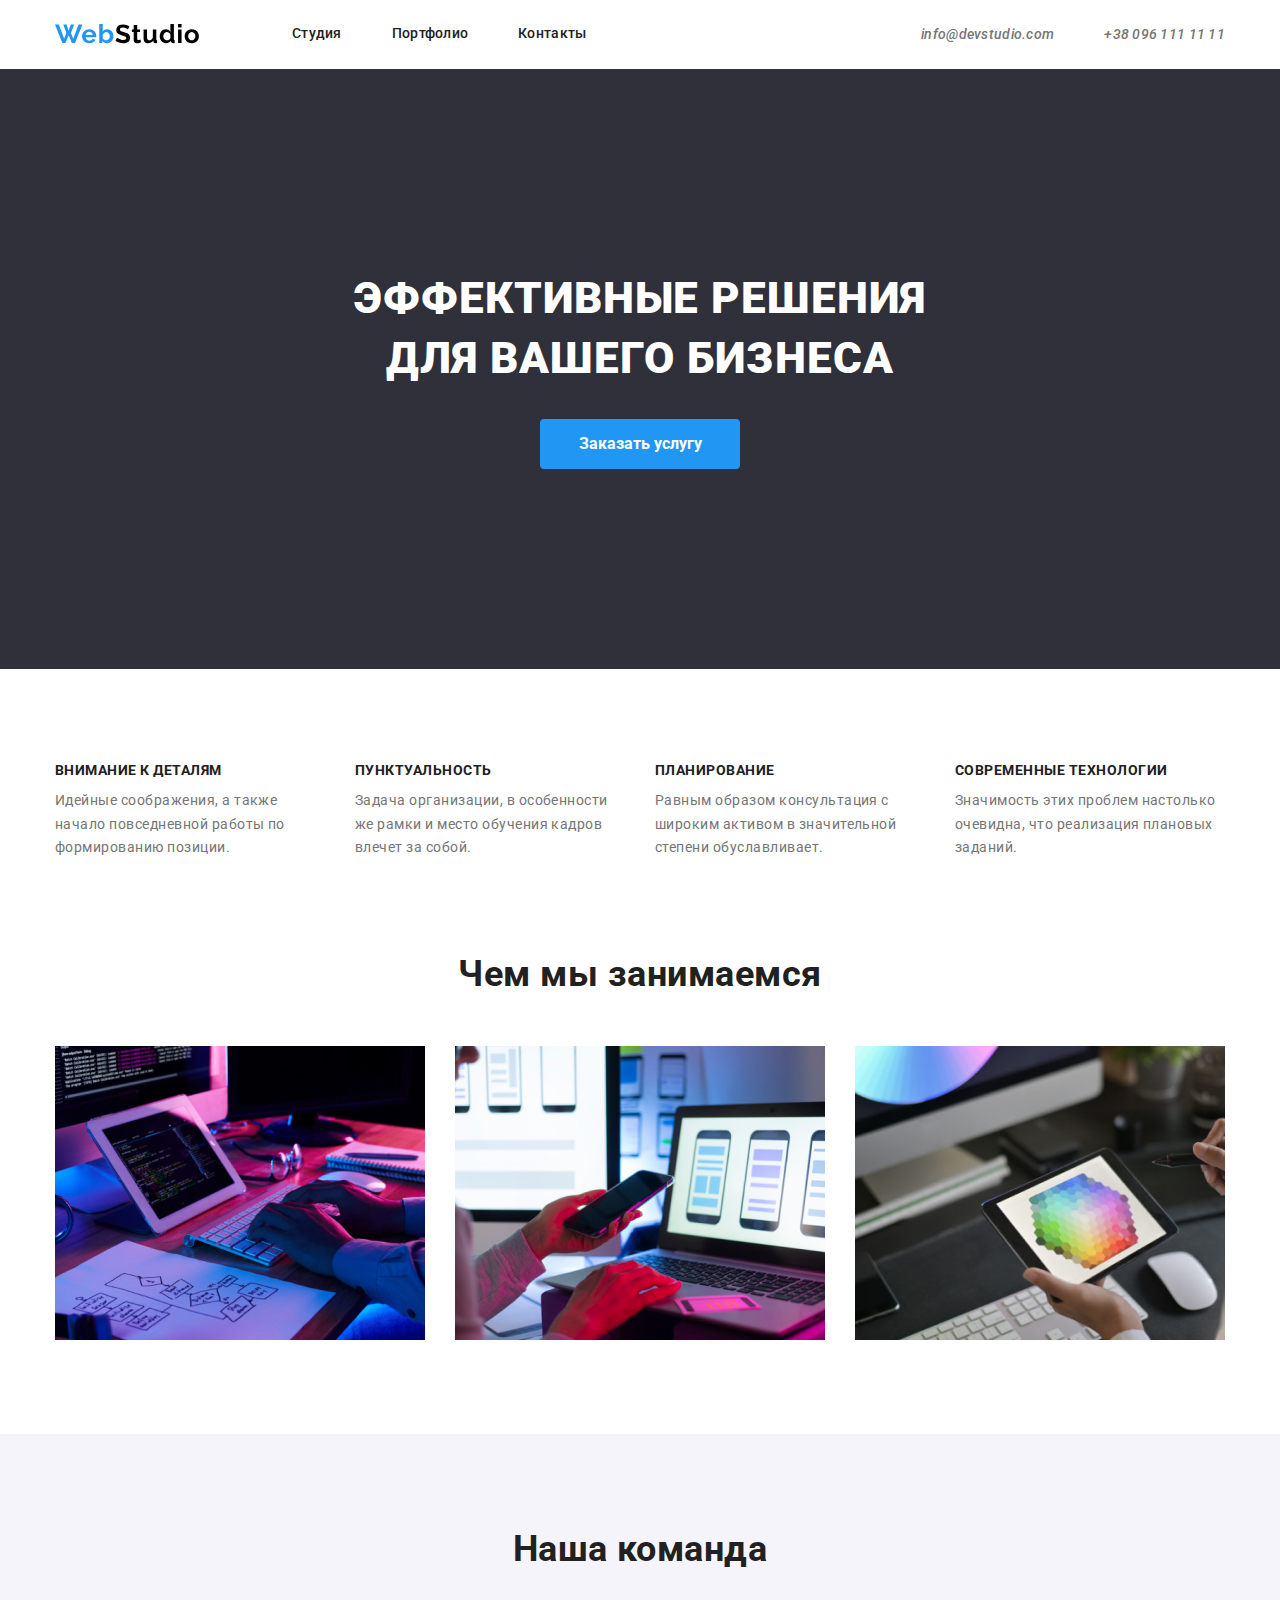
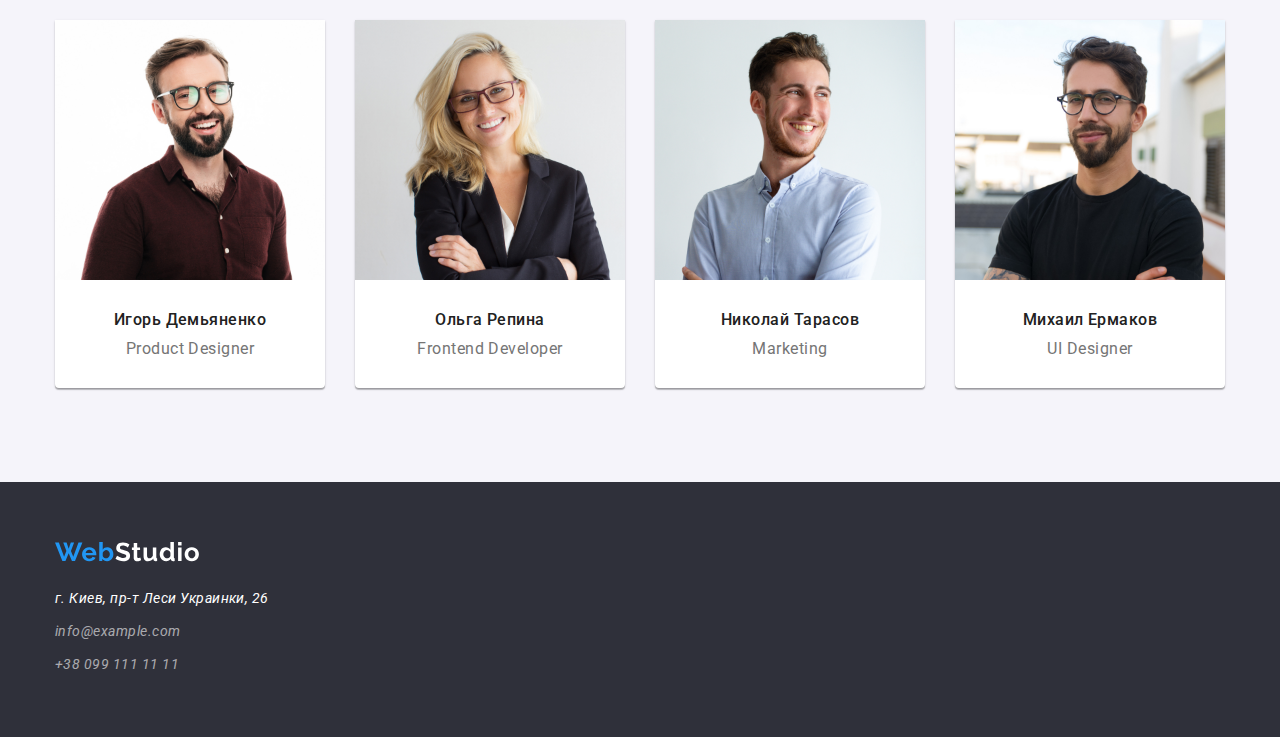
<file: index.html>
<!DOCTYPE html>
<html lang="ru">
<head>
    <meta charset="UTF-8">
    <meta name="viewport" content="width=device-width, initial-scale=1.0">
    <title>Главная</title>
    <link rel="stylesheet" href="./css/style.css">
    <link href="https://fonts.googleapis.com/css2?family=Roboto:wght@400;500;700;900&display=swap" rel="stylesheet">
    <link rel="stylesheet" href="./modern-normalize.css">
</head>
<body class="body"> 
    <header>
        <div class="container" >
                <nav> 
                <a href="" class="nav-a"><img src="./images/WebStudio.svg" alt="логотип"></a>
                 <ul class="ul">
                    <li><a href="">Студия</a></li>
                    <li><a href="./portfolio.html">Портфолио</a></li>
                    <li><a href="">Контакты</a></li> 
                </ul>
               </nav>
               <address>
               <ul class="address">
                     <li class="address-li"><a href="">info@devstudio.com</a></li>
                     <li><a href="">+38 096 111 11 11</a></li>
                 </ul>   
                </address>
            </div>
    </header>

    <main>
    <section class="hero">
    <h1>Эффективные решения<br/> для вашего бизнеса</h1>
   <button class="hero-button">Заказать услугу</button>
    </section>
    <section class="info">
        <!-- <h2></h2>-->
    <div class="container">
        <ul>
            <li>
                <h3>Внимание к деталям</h3>
                <p>Идейные соображения, а также начало повседневной работы по формированию позиции.</p>
            </li>
            <li>
                <h3>Пунктуальность</h3>
                <p>Задача организации, в особенности же рамки и место обучения кадров влечет за собой.</p>
            </li>
            <li>
                <h3>Планирование</h3>
                <p>Равным образом консультация с широким активом в значительной степени обуславливает.</p>
            </li>
            <li>
                <h3>Современные технологии</h3>
                <p>Значимость этих проблем настолько очевидна, что реализация плановых заданий.</p>
            </li>
        </ul>
    </div>

    </section>
    <section class="work">
    <div class="container">
        <h2 class="tasks" >Чем мы занимаемся</h2>
        <ul class="tasks-ul">
            <li><img src="./images/comp.png" alt="работа за компьютером"></li>
            <li><img src="./images/phone.png" alt="работа за телефоном"></li>
            <li><img src="./images/tablet.png" alt="работа за планшетом"></li>
        </ul>
    </div>

    </section>
    <section class="people">
        <div class="container">
        <h2 class="command">Наша команда</h2>
        <ul class="list">
            <li><img src="./images/img.jpg" alt="Игорь Демьяненко" width="270">
                 <h3>Игорь Демьяненко</h3>
                 <p>Product Designer</p>
                </li>
            <li><img src="./images/Ольга Репина.jpg" alt="Ольга Репина" width="270">
                <h3>Ольга Репина</h3>
                <p>Frontend Developer</p>
          </li>
             <li><img src="./images/Николай Тарасов.jpg" alt="Николай Тарасов" width="270">
                <h3>Николай Тарасов</h3>
                <p>Marketing</p>
            </li>
            <li><img src="./images/Михаил ермаков.jpg" alt="Михаил Ермаков" width="270">
                <h3>Михаил Ермаков</h3>
                <p>UI Designer</p></li>
            
        </ul>
    </div>
        
       

    </section>
    </main>
    <footer>
        <div class="container">
        <a href="" class="footer-a"><img src="./images/web.svg" alt="логотип"></a>
        <address class="address-footer">
            <ul class="address-nav">
                <li>г. Киев, пр-т Леси Украинки, 26</li>
                <li><a href="" class="address-list">info@example.com</a></li>
                <li><a href="" class="address-list">+38 099 111 11 11</a></li>
            </ul>
      </address>
</footer>
</div>
</body>
</html>
</file>
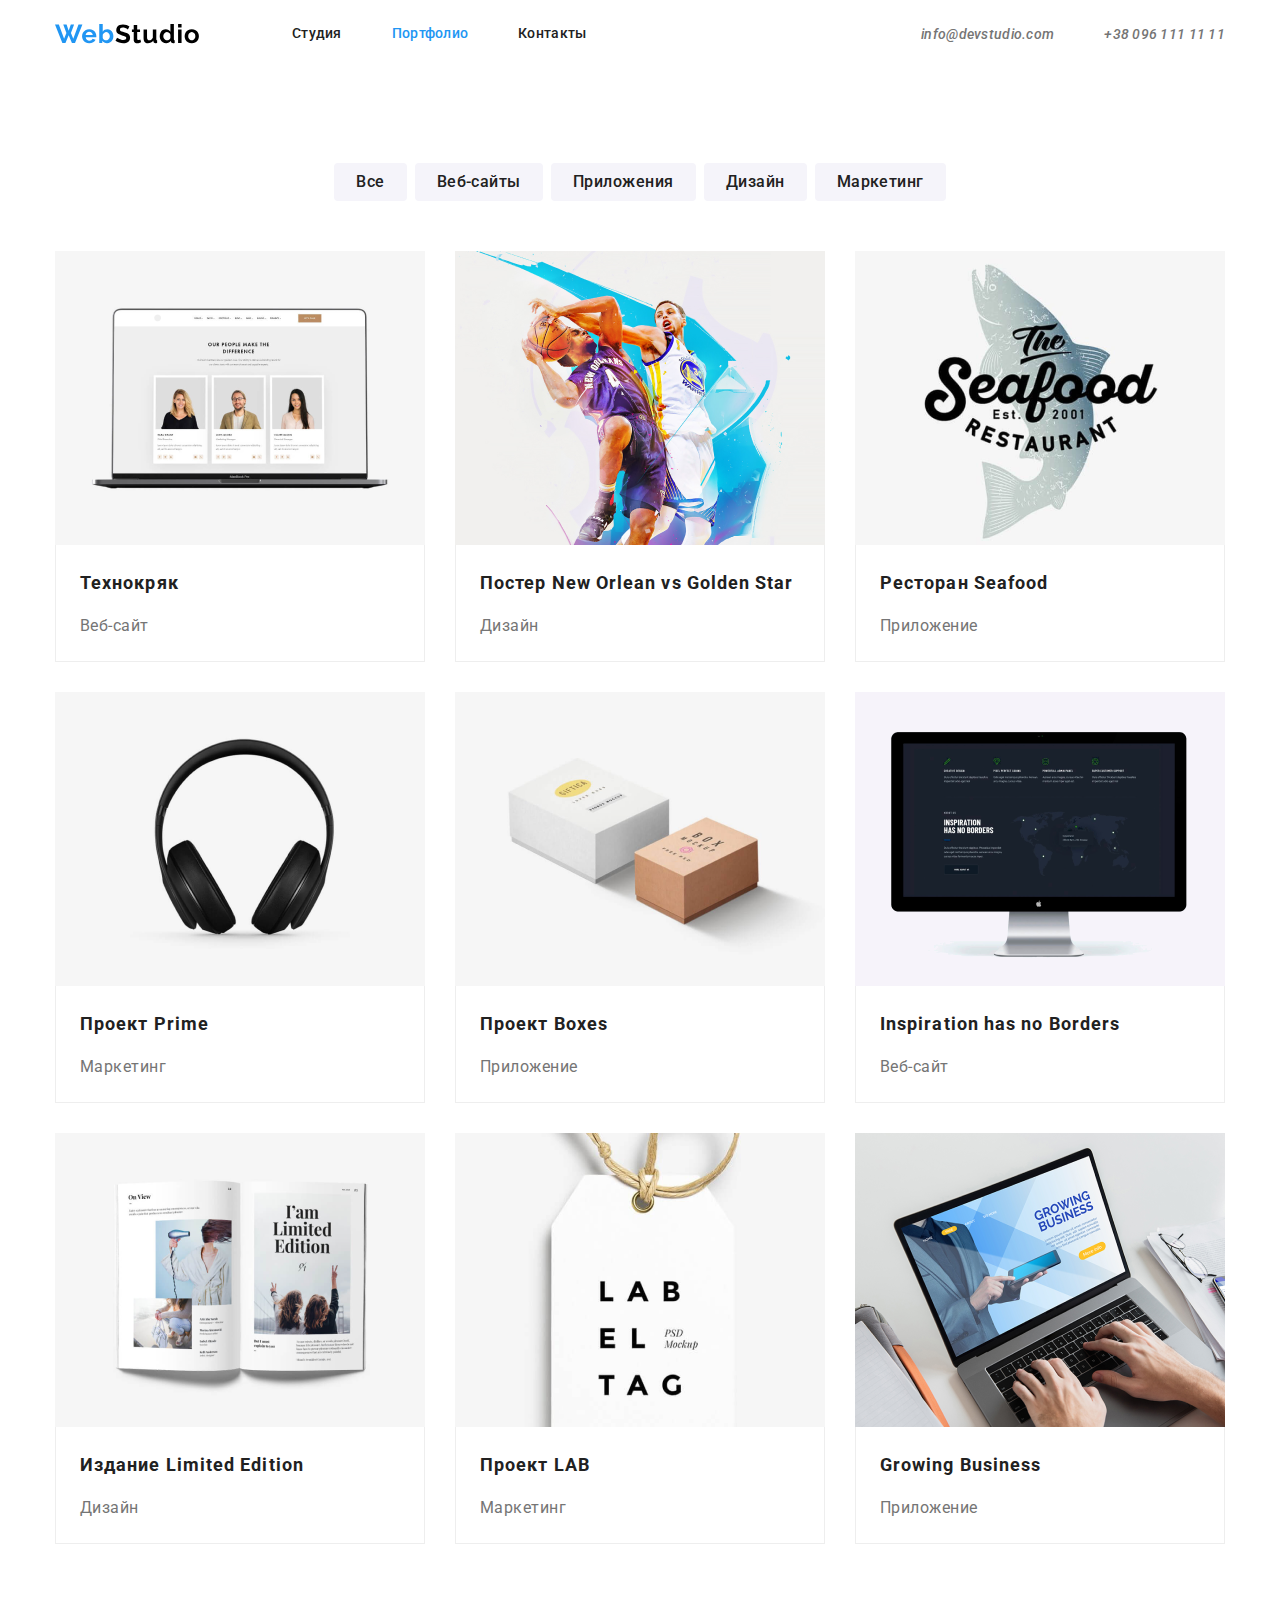
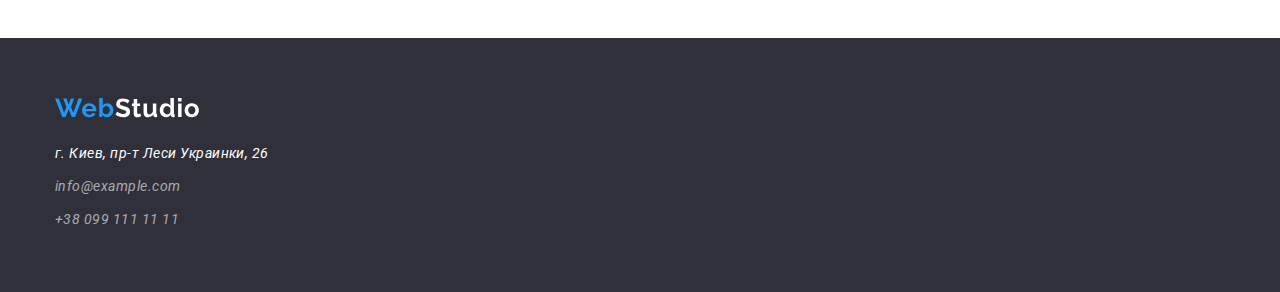
<file: portfolio.html>
<!DOCTYPE html>
<html lang="ru">
<head>
    <meta charset="UTF-8">
    <meta name="viewport" content="width=device-width, initial-scale=1.0">
    <title>Портфолио</title>
    <link rel="stylesheet" href="./modern-normalize.css">
    <link rel="stylesheet" href="./css/style.css">
    <link href="https://fonts.googleapis.com/css2?family=Roboto:wght@400;500;700;900&display=swap" rel="stylesheet">
</head>
<body class="body">
    <header>
        
        <div class="container" >
            <nav> 
            <a href="./index.html" class="nav-a"><img src="./images/WebStudio.svg" alt="логотип"></a>
             <ul class="ul">
                <li><a href="">Студия</a></li>
                <li><a href="./portfolio.html" class="currently">Портфолио</a></li>
                <li><a href="">Контакты</a></li> 
            </ul>
           </nav>
           <address>
           <ul class="address">
                 <li class="address-li"><a href="">info@devstudio.com</a></li>
                 <li><a href="">+38 096 111 11 11</a></li>
             </ul>   
            </address>
        </div>
        
    </header>
    <main>
        <section class="portfolio">
            <!-- <h2>Все</h2> -->
            <div class="container">
            <ul class="portfolio-but">
                <li><button class="button-nav">Все</button></li>
                <li><button class="button-nav">Веб-сайты</button></li>
                <li><button class="button-nav">Приложения</button></li>
                <li><button class="button-nav">Дизайн</button></li>
                <li><button class="button-nav">Маркетинг</button></li>
            </ul>
            <ul class="list-all">
                <li class="list-li"><img src="./images/Технокряк.png" alt=" Ноутбук">
                    <div class="content">

                    <h3>Технокряк</h3>
                    <p>Веб-сайт</p>
                </div>
                </li>
                <li class="list-li"><img src="./images/Постер.png" alt=" Постер New Orlean vs Golden Star ">
                    <div class="content">

                        <h3>Постер New Orlean vs Golden Star</h3>
                        <p>Дизайн</p>
                </div>
                    </li>
                <li class="list-li"><img src="./images/Ресторан.png" alt=" Логотип ресторана">
                    <div class="content">

                        <h3>Ресторан Seafood</h3>
                        <p>Приложение</p>
                    </div>
                </li>
                
                <li class="list-li"><img src="./images/Проект Прайм.png" alt=" Наушники">
                    <div class="content">

                        <h3>Проект Prime</h3>
                        <p>Маркетинг</p>
                    </div>
                    </li>
                <li class="list-li"><img src="./images/Проект Бокс.png" alt=" Две коробки">
                    <div class="content">
                        <h3>Проект Boxes</h3>
                        <p>Приложение</p>
                </div>
                </li>
                <li class="list-li"><img src="./images/Інспірейшн.png" alt=" Экран компьютера">
                    <div class="content">
                    <h3>Inspiration has no Borders</h3>
                    <p>Веб-сайт</p>
                </div>    
                </li>
                <li class="list-li"><img src="./images/Издание.png" alt=" Дизайн страниц журнала">
                    <div class="content">
                    <h3>Издание Limited Edition</h3>
                    <p>Дизайн</p>
                </div>    
                </li>
                <li class="list-li"><img src="./images/Проект.png" alt=" Этикетка проекта">
                    <div class="content">
                    <h3>Проект LAB</h3>
                    <p>Маркетинг</p>
                </div>      
                </li>
                <li class="list-li"><img src="./images/Гровінг.png" alt=" Приложение на ноутбуке">
                    <div class="content">
                    <h3>Growing Business</h3>
                    <p>Приложение</p>
                </div>    
                </li>
            </ul>
            </div>
        </section>
    </main>
    <footer>
        <div class="container">
        <a href="./index.html" class="footer-a"><img src="./images/web.svg" alt="логотип"></a>
        <address class="address-footer">
            <ul class="address-nav">
                <li>г. Киев, пр-т Леси Украинки, 26</li>
                <li><a href="" class="address-list">info@example.com</a></li>
                <li><a href="" class="address-list">+38 099 111 11 11</a></li>
            </ul>
        </address>
    </div>
        </footer>
    </body>
</html>
</file>
<file: css/style.css>
/* ========UNIVERSAL================ */
:root {
    --color-black: #212121;
    --color-gray: #757575;
    --color-wight: #FFFFFF;
    --color-blue: #2196F3;
    --color-gray-transparent: rgba(255, 255, 255, 0.6);
}
img{
    display: block;}
.container{
     width: 1200px;
    padding-left: 15px;
     padding-right: 15px;
    margin: 0 auto; }
    body{
    letter-spacing: 0.03em;
    color: var(--color-black);}
    .body{
    font-family: Roboto, sans-serif;}
    ul{
        list-style: none;
    }

    /* =============HEADER===================== */

    header{
        padding-top: 24px;
      padding-bottom: 25px;
    }
    
    header .container{
      display: flex;
      justify-content: space-between;
        align-items: center;
    }
    .ul a{
        font-weight: 500;
            
        font-size: 14px;
    line-height: 1.14;
    letter-spacing: 0.02em;
    color: var(--color-black);
    text-decoration: none;
    }
    .ul :not(:last-child){
        margin-right: 50px;
    }
    .ul{
        display: flex;
    }
    .ul .currently{
    color: var(--color-blue);
    
    }
    .ul a:hover,
    .ul a:focus{
        color: var(--color-blue);
    }
    .address a{
        font-weight: 500;
        font-size: 14px;
        line-height:  1.14;
        letter-spacing: 0.02em;
        color: var(--color-gray);
        text-decoration: none;
        
        }
        .address a:hover,
        .address a:focus{
        color: var(--color-blue);
        }
        nav{
            display: flex;
            }
            .nav-a{
            margin-right: 93px;
            }
            .address{
                display: flex;
            }
            .address-li{
                margin-right: 50px;
            }



    /* ==================MAIN============ */
    
.portfolio{
    display: flex;
    padding-top: 94px;
    padding-bottom: 94px;
}
.portfolio-but{
    display: flex;
    justify-content: center;
    margin-bottom: 50px;
}
.portfolio-but :not(:last-child){
    margin-right: 8px;
}
.list-li{
    margin-right: 30px;
    margin-bottom: 30px;
}
.list-all{
    margin-right: -30px;
    margin-bottom: -30px;
}
.content{
    padding: 20px 24px;
    background: #FFFFFF;
    border-right: 1px solid #EEEEEE;
    border-left: 1px solid #EEEEEE;
    border-bottom: 1px solid #EEEEEE;
}

    .info .container ul{
        display: flex;
        justify-content: space-between;
    }
    .info .container li{
        width: 270px;
    }
    .info{
    padding-top: 94px;
    padding-bottom: 47px;
    }
    .container h3{
 margin-bottom: 10px;
 }
.tasks-ul{
     display: flex;
     justify-content: space-between;
    }
     .tasks{
        margin-bottom: 50px;
    }
     .work{
        padding-top: 47px;
        padding-bottom: 94px;
    }
    .hero{
        text-align: center;
        background: #2F303A;
        letter-spacing: 0.06em;
        color: var(--color-wight);
        padding-top: 200px;
        padding-bottom: 200px;
        }
    
    
    .hero h1{
    font-weight: 900;
    font-size: 44px;
    line-height: 1.36;
    text-transform: uppercase;
    margin-bottom: 30px;
    }
    
    
    .hero button{
    min-width: 200px;
    height: 50px;
    font-weight: 700;
    font-size: 16px;
    line-height: 1.87;
    background: var(--color-blue);
    border-radius: 4px;
    }
    
    .hero-button{
    color: var(--color-wight);
    }
    .info h3{
    font-weight: 700;
    font-size: 14px;
    line-height: 1.14;
    text-transform: uppercase;
    }
    .info p{
    font-weight: normal;
    font-size: 14px;
    line-height: 1.71;
    color: var(--color-gray);
    }
    .tasks{
        font-weight: 700;
        font-size: 36px;
        line-height: 1.16;
        text-align: center;
        }
        
        .command{
        font-weight: 700;
        font-size: 36px;
        line-height: 1.17;
        text-align: center;
        }
        
        .list{
        text-align: center;
        display: flex;
            justify-content: space-between;
        }
        
        .list h3{
        font-weight: 500;
        font-size: 16px;
        line-height: 1.19;
        }
        
        .list p{
        font-weight: 400;
        font-size: 16px;
        line-height: 1.19;
        color: var(--color-gray);
        }
        .list img{
            margin-bottom: 30px;
        }
        .list li{
            padding-bottom: 30px;
        }
        .people{
        padding-top: 94px;
        padding-bottom: 94px;
        background: #F5F4FA;
        }
        .list li{
            background-color: #FFFFFF;
            box-shadow: 0px 1px 3px rgba(0, 0, 0, 0.12), 0px 1px 1px rgba(0, 0, 0, 0.14), 0px 2px 1px rgba(0, 0, 0, 0.2);
            border-radius: 0px 0px 4px 4px;
            }
            
            
            
            .button-nav{
            font-weight: 500;
            font-size: 16px;
            line-height: 1.62;
            background-color:  #F5F4FA;
            color: var(--color-black);
            letter-spacing: 0.03em;
            padding: 6px 22px;
            border-radius: 4px;
            }
            .button-nav li{
            background-color: var(--color-blue);
            color: var(--color-wight);
                
            }
            
            .button-nav:hover,
            .button-nav:focus{
            background-color: var(--color-blue);
            color: var(--color-wight);
            }
            .list-all{
                display: flex;
                flex-wrap: wrap;
            }
            
            .list-all h3{
            font-weight: 700;
            font-size: 18px;
            line-height: 2;
            letter-spacing: 0.06em;
            }
            
            .list-all p{
            font-weight: 400;
            font-size: 16px;
            line-height: 1.87;
            color: var(--color-gray);}
            .command{
                margin-bottom: 50px;
            }




    /* ================FOOTER================== */
    footer{
        background: #2F303A;
        }
        
        .address-nav{
        font-weight: 400;
        font-size: 14px;
        line-height: 1.71;
        color: var(--color-wight);
        }
        .address-list{
            font-weight: 400;
            font-size: 14px;
            line-height: 1.71;
            color: var(--color-gray-transparent);
            text-decoration: none;
        }
        
        .address-list:hover,
        .address-list:focus{
        color: var(--color-blue);
        }
        .address-nav :not(:last-child){
            margin-bottom: 9px;
        }
        
        footer{
        padding-top: 60px;
        padding-bottom: 60px;
        }
        .footer-a{
            margin-bottom: 20px;
            display: inline-block;
        }
</file>
